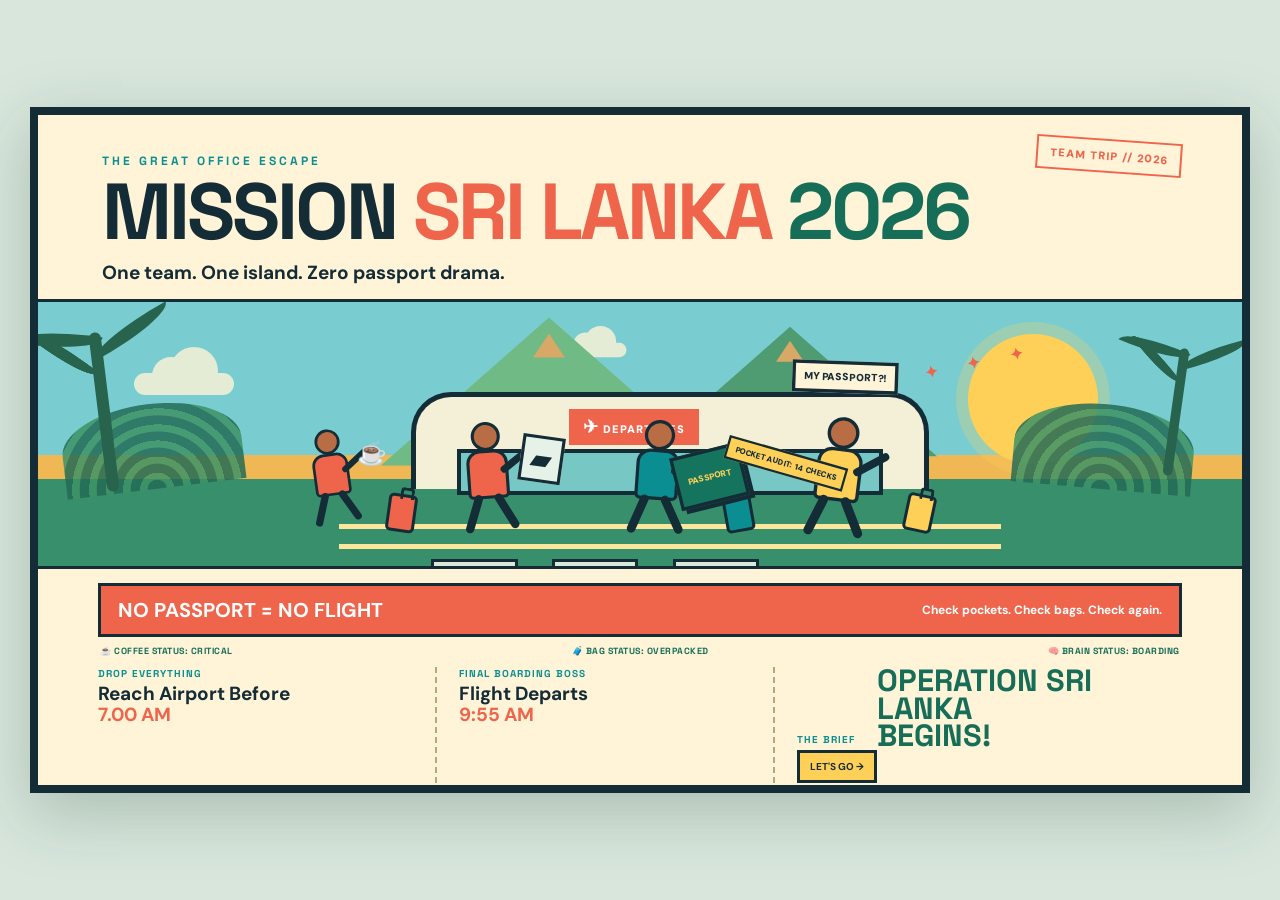
<file: index.html>
<!doctype html>
<html lang="en">
<head>
  <meta charset="utf-8">
  <meta name="viewport" content="width=device-width, initial-scale=1">
  <title>Mission Sri Lanka 2026</title>
  <meta name="description" content="Mission Sri Lanka 2026 corporate travel poster">
  <link rel="stylesheet" href="styles.css">
</head>
<body>
  <main class="poster" aria-label="Mission Sri Lanka 2026 travel poster">
    <header class="masthead">
      <div class="stamp">TEAM TRIP // 2026</div>
      <p class="eyebrow">THE GREAT OFFICE ESCAPE</p>
      <h1>Mission <span>Sri Lanka</span> <b>2026</b></h1>
      <p class="subhead">One team. One island. Zero passport drama.</p>
    </header>

    <section class="scene" aria-label="Office team rushing toward an airport terminal">
      <div class="sun"></div>
      <div class="cloud cloud-one"></div>
      <div class="cloud cloud-two"></div>
      <div class="mountain mountain-back"></div>
      <div class="mountain mountain-front"></div>
      <div class="tea tea-one"></div>
      <div class="tea tea-two"></div>
      <div class="palm palm-left"><i></i><i></i><i></i></div>
      <div class="palm palm-right"><i></i><i></i><i></i></div>
      <div class="terminal">
        <div class="terminal-sign"><span>✈</span> DEPARTURES</div>
        <div class="terminal-glass"></div>
        <div class="terminal-door"></div>
        <div class="terminal-door"></div>
        <div class="terminal-door"></div>
      </div>
      <div class="runway-line"></div>
      <div class="team team-one"><div class="head"></div><div class="body"></div><div class="leg leg-a"></div><div class="leg leg-b"></div><div class="arm"></div><div class="coffee">☕</div></div>
      <div class="team team-two"><div class="head"></div><div class="body"></div><div class="leg leg-a"></div><div class="leg leg-b"></div><div class="arm"></div><div class="laptop">▰</div></div>
      <div class="team spoc"><div class="head"></div><div class="body"></div><div class="leg leg-a"></div><div class="leg leg-b"></div><div class="arm"></div><div class="giant-passport">PASSPORT</div></div>
      <div class="team panic"><div class="head"></div><div class="body"></div><div class="leg leg-a"></div><div class="leg leg-b"></div><div class="arm"></div><div class="thought">MY PASSPORT?!</div><div class="pocket-check">POCKET AUDIT: 14 CHECKS</div></div>
      <div class="suitcase case-one"></div><div class="suitcase case-two"></div><div class="suitcase case-three"></div>
      <div class="flight-path">✦  ✦  ✦  ✦  ✦</div>
    </section>

    <section class="briefing">
      <div class="alert"><strong>NO PASSPORT = NO FLIGHT</strong><span>Check pockets. Check bags. Check again.</span></div>
      <div class="funny-strip"><span>☕ COFFEE STATUS: CRITICAL</span><span>🧳 BAG STATUS: OVERPACKED</span><span>🧠 BRAIN STATUS: BOARDING</span></div>
      <div class="details">
        <div class="detail"><small>DROP EVERYTHING</small><strong>Reach Airport Before<br><em>7.00 AM</em></strong></div>
        <div class="detail flight"><small>FINAL BOARDING BOSS</small><strong>Flight Departs<br><em>9:55 AM</em></strong></div>
        <div class="mission"><span>THE BRIEF</span><strong>Operation Sri Lanka<br>Begins!</strong><b>LET'S GO →</b></div>
      </div>
    </section>
    <footer><span>COLOMBO // BEACHES // TEA HILLS // TEAM MEMORIES</span><span>AUTHORIZED BY THE SPOC</span></footer>
  </main>
</body>
</html>
</file>
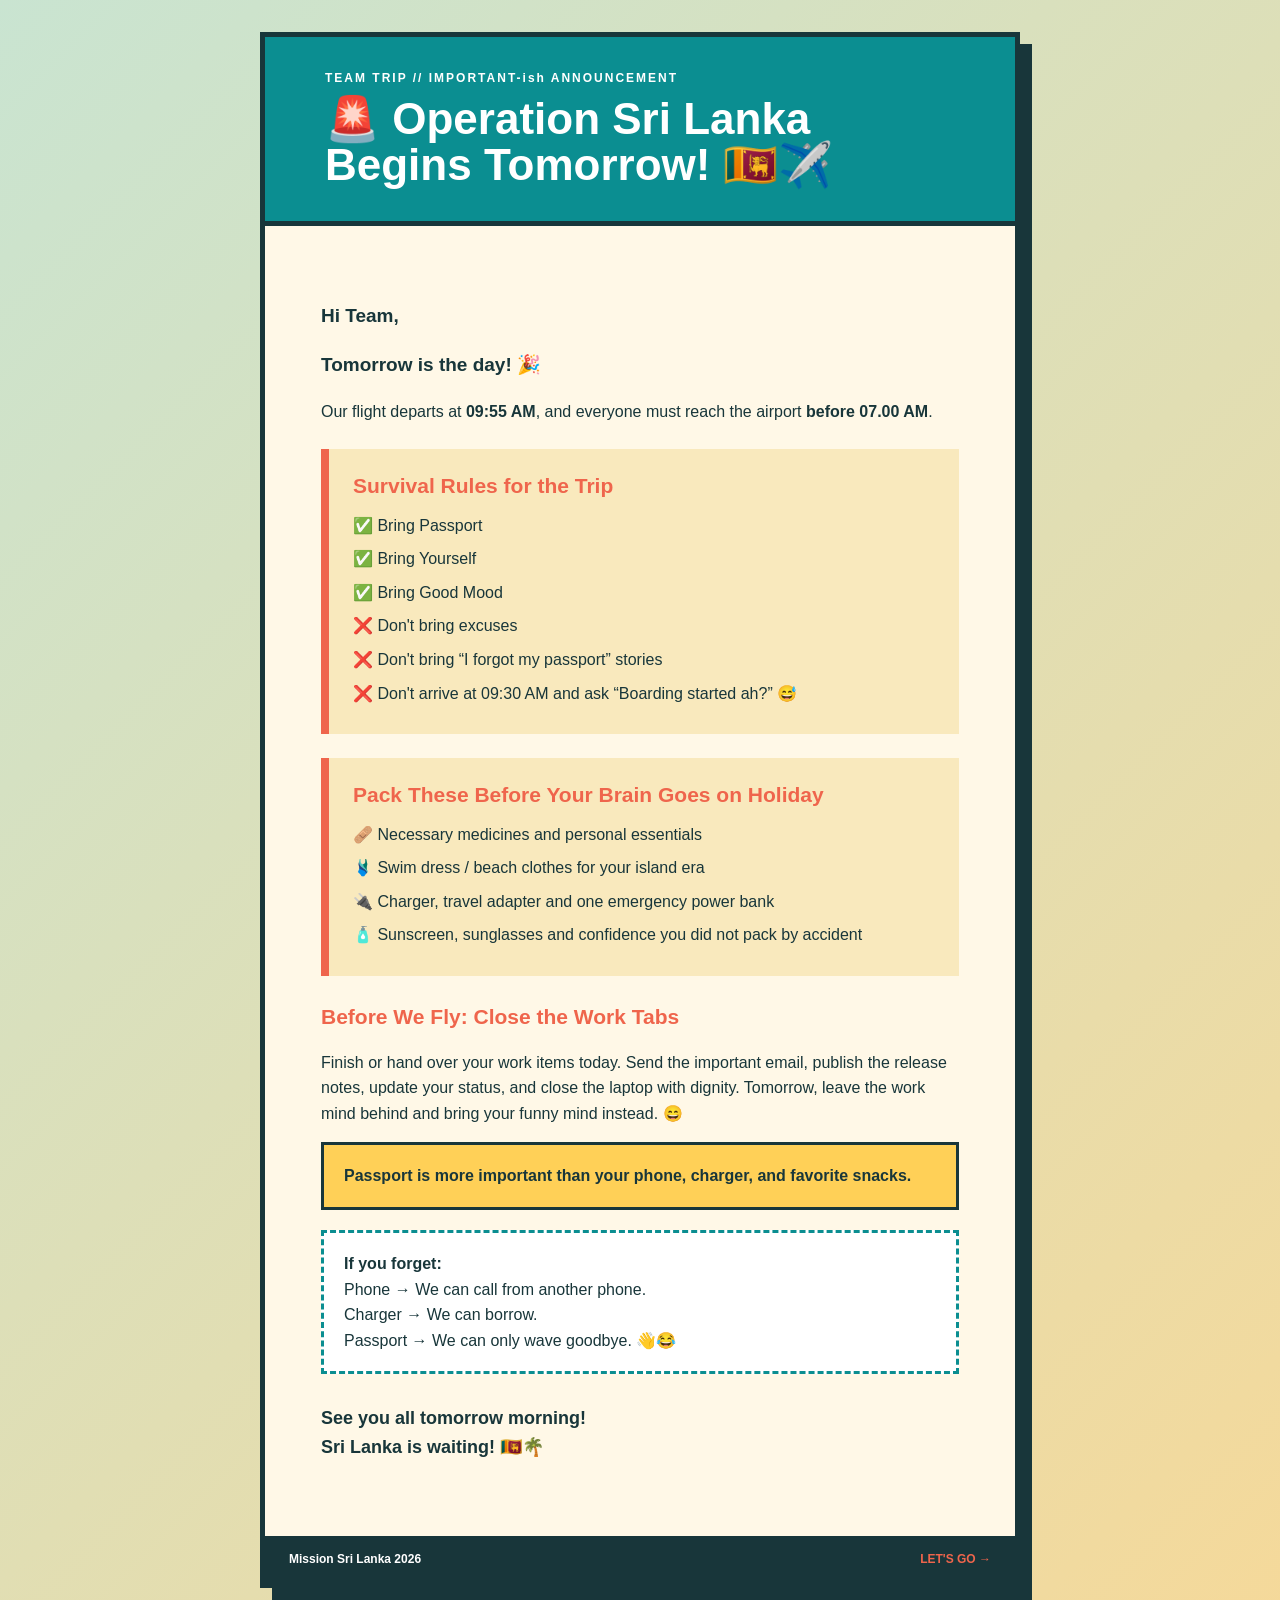
<file: srilanka-trip.html>
<!doctype html>
<html lang="en">
<head>
  <meta charset="utf-8">
  <meta name="viewport" content="width=device-width, initial-scale=1">
  <title>Operation Sri Lanka Begins Tomorrow!</title>
  <style>
    :root { --ink:#18363a; --coral:#ef654c; --teal:#0b8e91; --cream:#fff8e7; --yellow:#ffd057; }
    * { box-sizing:border-box; }
    body { margin:0; min-height:100vh; padding:32px 18px; background:linear-gradient(135deg,#c9e4d1,#f5d99a); color:var(--ink); font:16px/1.6 'Trebuchet MS',sans-serif; }
    .email { max-width:760px; margin:auto; overflow:hidden; background:var(--cream); border:5px solid var(--ink); box-shadow:12px 12px 0 #18363a; }
    header { padding:32px clamp(24px,6vw,60px); color:white; background:var(--teal); border-bottom:5px solid var(--ink); }
    .kicker { margin:0 0 8px; font-size:12px; font-weight:900; letter-spacing:2px; }
    h1 { margin:0; font-size:clamp(27px,5vw,44px); line-height:1.05; }
    .content { padding:clamp(24px,6vw,56px); }
    .lead { font-size:19px; font-weight:700; }
    .rules { margin:24px 0; padding:20px 24px; background:#f9e9bd; border-left:8px solid var(--coral); }
    h2 { margin:0 0 10px; color:var(--coral); font-size:21px; }
    ul { padding:0; margin:0; list-style:none; }
    li { margin:8px 0; }
    .important { padding:18px 20px; background:var(--yellow); border:3px solid var(--ink); font-weight:900; }
    .joke { margin:20px 0; padding:18px 20px; background:white; border:3px dashed var(--teal); }
    .signoff { margin-top:30px; font-size:18px; font-weight:700; }
    footer { display:flex; justify-content:space-between; gap:15px; padding:14px 24px; color:white; background:var(--ink); font-size:12px; font-weight:700; }
    a { color:var(--coral); font-weight:900; text-decoration:none; }
    @media (max-width:560px) { body{padding:12px}.email{box-shadow:6px 6px 0 #18363a}header{padding:26px 22px}.content{padding:24px 20px}footer{display:block}footer span{display:block;margin:3px 0} }
  </style>
</head>
<body>
  <main class="email">
    <header>
      <p class="kicker">TEAM TRIP // IMPORTANT-ish ANNOUNCEMENT</p>
      <h1>🚨 Operation Sri Lanka Begins Tomorrow! 🇱🇰✈️</h1>
    </header>
    <article class="content">
      <p class="lead">Hi Team,</p>
      <p class="lead">Tomorrow is the day! 🎉</p>
      <p>Our flight departs at <strong>09:55 AM</strong>, and everyone must reach the airport <strong>before 07.00 AM</strong>.</p>
      <section class="rules">
        <h2>Survival Rules for the Trip</h2>
        <ul>
          <li>✅ Bring Passport</li>
          <li>✅ Bring Yourself</li>
          <li>✅ Bring Good Mood</li>
          <li>❌ Don't bring excuses</li>
          <li>❌ Don't bring “I forgot my passport” stories</li>
          <li>❌ Don't arrive at 09:30 AM and ask “Boarding started ah?” 😅</li>
        </ul>
      </section>
      <section class="rules packing">
        <h2>Pack These Before Your Brain Goes on Holiday</h2>
        <ul>
          <li>🩹 Necessary medicines and personal essentials</li>
          <li>🩱 Swim dress / beach clothes for your island era</li>
          <li>🔌 Charger, travel adapter and one emergency power bank</li>
          <li>🧴 Sunscreen, sunglasses and confidence you did not pack by accident</li>
        </ul>
      </section>
      <section class="work-close">
        <h2>Before We Fly: Close the Work Tabs</h2>
        <p>Finish or hand over your work items today. Send the important email, publish the release notes, update your status, and close the laptop with dignity. Tomorrow, leave the work mind behind and bring your funny mind instead. 😄</p>
      </section>
      <section class="important">Passport is more important than your phone, charger, and favorite snacks.</section>
      <section class="joke">
        <strong>If you forget:</strong><br>
        Phone → We can call from another phone.<br>
        Charger → We can borrow.<br>
        Passport → We can only wave goodbye. 👋😂
      </section>
      <p class="signoff">See you all tomorrow morning!<br>Sri Lanka is waiting! 🇱🇰🌴</p>
    </article>
    <footer><span>Mission Sri Lanka 2026</span><a href="https://suriya-kumar-agilysys.github.io/SriLankaTravellers/">LET'S GO →</a></footer>
  </main>
</body>
</html>
</file>
<file: styles.css>
@import url('https://fonts.googleapis.com/css2?family=DM+Sans:wght@400;700;900&family=Space+Grotesk:wght@500;700&display=swap');

:root { --ink:#142c36; --cream:#fff4d8; --coral:#ef654c; --teal:#0b8e91; --yellow:#ffd057; --green:#166e59; }
* { box-sizing:border-box; }
body { margin:0; min-height:100vh; display:grid; place-items:center; padding:22px; background:#d8e6dc; color:var(--ink); font-family:'DM Sans',sans-serif; }
.poster { width:min(1220px,100%); aspect-ratio:16/9; min-height:620px; overflow:hidden; display:grid; grid-template-rows:auto 1fr auto auto; background:var(--cream); box-shadow:0 20px 60px #24493640; border:8px solid var(--ink); position:relative; }
.masthead { padding:clamp(18px,3vw,38px) clamp(24px,5vw,70px) 14px; position:relative; z-index:2; }
.stamp { position:absolute; right:5%; top:24px; border:2px solid var(--coral); color:var(--coral); padding:8px 12px; font-size:11px; font-weight:900; letter-spacing:1px; transform:rotate(4deg); }
.eyebrow { margin:0 0 8px; color:var(--teal); font:700 12px 'Space Grotesk',sans-serif; letter-spacing:3px; }
h1 { margin:0; font:900 clamp(38px,6.2vw,85px)/.87 'Space Grotesk',sans-serif; letter-spacing:-3px; text-transform:uppercase; }
h1 span { color:var(--coral); } h1 b { color:var(--green); }
.subhead { margin:14px 0 0; font-size:clamp(13px,1.5vw,19px); font-weight:700; }
.scene { min-height:270px; position:relative; overflow:hidden; background:linear-gradient(#79cdd0 0 58%,#efb854 58% 67%,#378f6c 67%); border-top:3px solid var(--ink); border-bottom:3px solid var(--ink); }
.sun { position:absolute; width:130px; height:130px; border-radius:50%; background:var(--yellow); right:12%; top:12%; box-shadow:0 0 0 12px #ffd05740; }
.cloud { position:absolute; width:100px; height:22px; background:#fff4d8; border-radius:50px; opacity:.8; }.cloud:before,.cloud:after{content:'';position:absolute;background:#fff4d8;border-radius:50%;}.cloud:before{width:38px;height:38px;left:18px;bottom:0}.cloud:after{width:48px;height:48px;right:16px;bottom:0}.cloud-one{top:27%;left:8%}.cloud-two{top:14%;left:42%;transform:scale(.65)}
.mountain { position:absolute; bottom:31%; width:0;height:0;border-left:210px solid transparent;border-right:210px solid transparent;border-bottom:185px solid #4f9b72; }.mountain:after{content:'';position:absolute;left:-20px;top:20px;border-left:20px solid transparent;border-right:20px solid transparent;border-bottom:30px solid #d7a866}.mountain-back{left:25%;border-bottom-color:#6fba85;transform:scale(.8)}.mountain-front{left:45%;transform:scale(.7)}
.tea { position:absolute; bottom:29%; width:180px;height:85px;border-radius:50% 50% 0 0;background:repeating-radial-gradient(ellipse at 50% 100%,#236b56 0 9px,#3d9265 10px 17px);opacity:.85}.tea-one{left:2%;transform:rotate(-7deg)}.tea-two{right:4%;transform:rotate(5deg)}
.palm { position:absolute; bottom:28%; width:12px;height:160px;background:#28634e;border-radius:8px;z-index:1; }.palm:before,.palm:after{content:'';position:absolute;width:90px;height:18px;border-radius:100% 0;background:#28634e;top:-6px;left:-77px;transform:rotate(15deg)}.palm:after{left:-3px;transform:rotate(-22deg)}.palm i{position:absolute;width:80px;height:15px;background:#28634e;border-radius:100% 0;top:10px;left:-68px;transform:rotate(45deg)}.palm-left{left:5%;transform:rotate(-7deg)}.palm-right{right:5%;transform:scale(.8) rotate(8deg)}
.terminal { position:absolute; left:31%; bottom:29%; width:43%; height:37%; background:#f4f0d8; border:5px solid var(--ink); border-bottom:0; border-radius:40px 40px 0 0; z-index:2; }.terminal-sign{position:absolute;top:12px;left:30%;background:var(--coral);color:white;padding:6px 14px;font-size:11px;font-weight:900;letter-spacing:1px}.terminal-sign span{font-size:18px}.terminal-glass{position:absolute;left:8%;right:8%;top:52px;height:50%;background:#77c7c5;border:4px solid var(--ink)}.terminal-door{position:relative;display:inline-block;width:17%;height:41%;margin:32% 3% 0;background:#d8e9d9;border:3px solid var(--ink)}
.runway-line{position:absolute;bottom:14%;left:25%;width:55%;height:5px;background:#fbe69b;box-shadow:0 20px #fbe69b}.flight-path{position:absolute;right:17%;top:22%;font-weight:900;color:var(--coral);letter-spacing:13px;transform:rotate(-12deg)}
.team{position:absolute;bottom:14%;width:55px;height:105px;z-index:4}.team .head{position:absolute;top:0;left:15px;width:28px;height:28px;background:#b86d45;border:3px solid var(--ink);border-radius:50%}.team .body{position:absolute;top:27px;left:9px;width:40px;height:47px;background:var(--coral);border:3px solid var(--ink);border-radius:13px 13px 5px 5px}.team .leg{position:absolute;top:70px;width:8px;height:38px;background:var(--ink);border-radius:5px;transform-origin:top}.leg-a{left:16px;transform:rotate(20deg)}.leg-b{left:32px;transform:rotate(-28deg)}.team .arm{position:absolute;top:35px;left:39px;width:35px;height:7px;background:var(--ink);transform:rotate(-35deg);border-radius:8px}.team-one{left:22%;transform:scale(.9) rotate(-8deg)}.team-two{left:35%;transform:scale(1.04) rotate(-4deg)}.spoc{left:49%;transform:scale(1.08) rotate(4deg)}.spoc .body{background:var(--teal)}.panic{left:64%;transform:scale(1.14) rotate(7deg)}.panic .body{background:var(--yellow)}
.coffee,.laptop{position:absolute;left:61px;top:16px;font-size:26px;transform:rotate(12deg)}.laptop{font-size:27px;background:#e6f2e7;color:var(--ink);border:3px solid var(--ink);padding:2px 7px;top:17px}.giant-passport{position:absolute;top:24px;left:45px;background:#15745d;color:#ffd057;font-size:8px;font-weight:900;padding:17px 9px;border:3px solid var(--ink);transform:rotate(-18deg);box-shadow:4px 4px var(--ink)}.thought{position:absolute;top:-49px;left:-22px;background:#fff4d8;border:3px solid var(--ink);padding:5px 7px;font-size:9px;font-weight:900;white-space:nowrap;transform:rotate(-5deg)}.pocket-check{position:absolute;top:36px;left:-72px;background:var(--yellow);border:2px solid var(--ink);padding:4px 6px;font-size:7px;font-weight:900;white-space:nowrap;transform:rotate(9deg)}
.suitcase{position:absolute;bottom:13%;width:29px;height:38px;border:3px solid var(--ink);background:var(--coral);border-radius:5px;z-index:3}.suitcase:before{content:'';position:absolute;left:8px;top:-10px;width:8px;height:9px;border:3px solid var(--ink);border-bottom:0;border-radius:4px 4px 0 0}.case-one{left:29%;transform:rotate(8deg)}.case-two{left:57%;background:var(--teal);transform:rotate(-10deg)}.case-three{left:72%;background:var(--yellow);transform:rotate(12deg)}
.briefing { padding:14px 5% 10px; background:var(--cream); }.alert{display:flex;align-items:center;justify-content:space-between;gap:15px;background:var(--coral);color:white;padding:11px 17px;border:3px solid var(--ink);font-size:12px}.alert strong{font-size:clamp(14px,1.6vw,20px)}.alert span{font-weight:700}.funny-strip{display:flex;justify-content:space-between;gap:12px;padding:8px 2px 0;color:var(--green);font:900 9px 'Space Grotesk',sans-serif;letter-spacing:.5px}.details{display:grid;grid-template-columns:1fr 1fr 1.2fr;gap:0;margin-top:10px}.detail{padding-right:20px;border-right:2px dashed #b8a77c}.detail.flight{padding-left:22px}.detail small,.mission span{display:block;font:900 10px 'Space Grotesk',sans-serif;letter-spacing:1px;color:var(--teal);margin-bottom:4px}.detail strong{font-size:clamp(13px,1.5vw,19px);line-height:1.05}.detail em{color:var(--coral);font-style:normal}.mission{margin-left:22px;display:grid;grid-template-columns:1fr auto;align-items:end}.mission strong{font:900 clamp(18px,2.4vw,31px)/.9 'Space Grotesk',sans-serif;text-transform:uppercase;color:var(--green)}.mission b{background:var(--yellow);border:3px solid var(--ink);padding:7px 10px;font-size:10px;white-space:nowrap}
footer{display:flex;justify-content:space-between;padding:8px 5%;font-size:9px;font-weight:900;letter-spacing:1px;color:#53736b;background:#e4ead0}
@media (max-width:760px){body{padding:0;display:block}.poster{min-height:100vh;aspect-ratio:auto;border-width:5px}.masthead{padding:24px 20px 16px}.stamp{font-size:8px;top:12px}.eyebrow{font-size:9px}h1{font-size:clamp(37px,12vw,70px);letter-spacing:-2px}.subhead{font-size:13px}.scene{min-height:330px}.terminal{left:18%;width:66%;height:31%}.mountain{transform:scale(.6);left:5%}.mountain-front{left:44%}.palm{transform:scale(.65)}.team-one{left:15%}.team-two{left:30%}.spoc{left:48%}.panic{left:65%}.flight-path{right:4%;top:12%;font-size:10px}.alert{display:block}.alert span{display:block;margin-top:3px;font-size:10px}.funny-strip{font-size:7px;gap:5px}.funny-strip span{white-space:nowrap}.details{grid-template-columns:1fr 1fr;row-gap:12px}.mission{grid-column:1 / -1;margin:0;padding-top:10px;border-top:2px dashed #b8a77c}.detail{padding-right:10px}.detail.flight{padding-left:10px}.mission strong{font-size:22px}footer{font-size:7px;gap:8px}}
</file>
